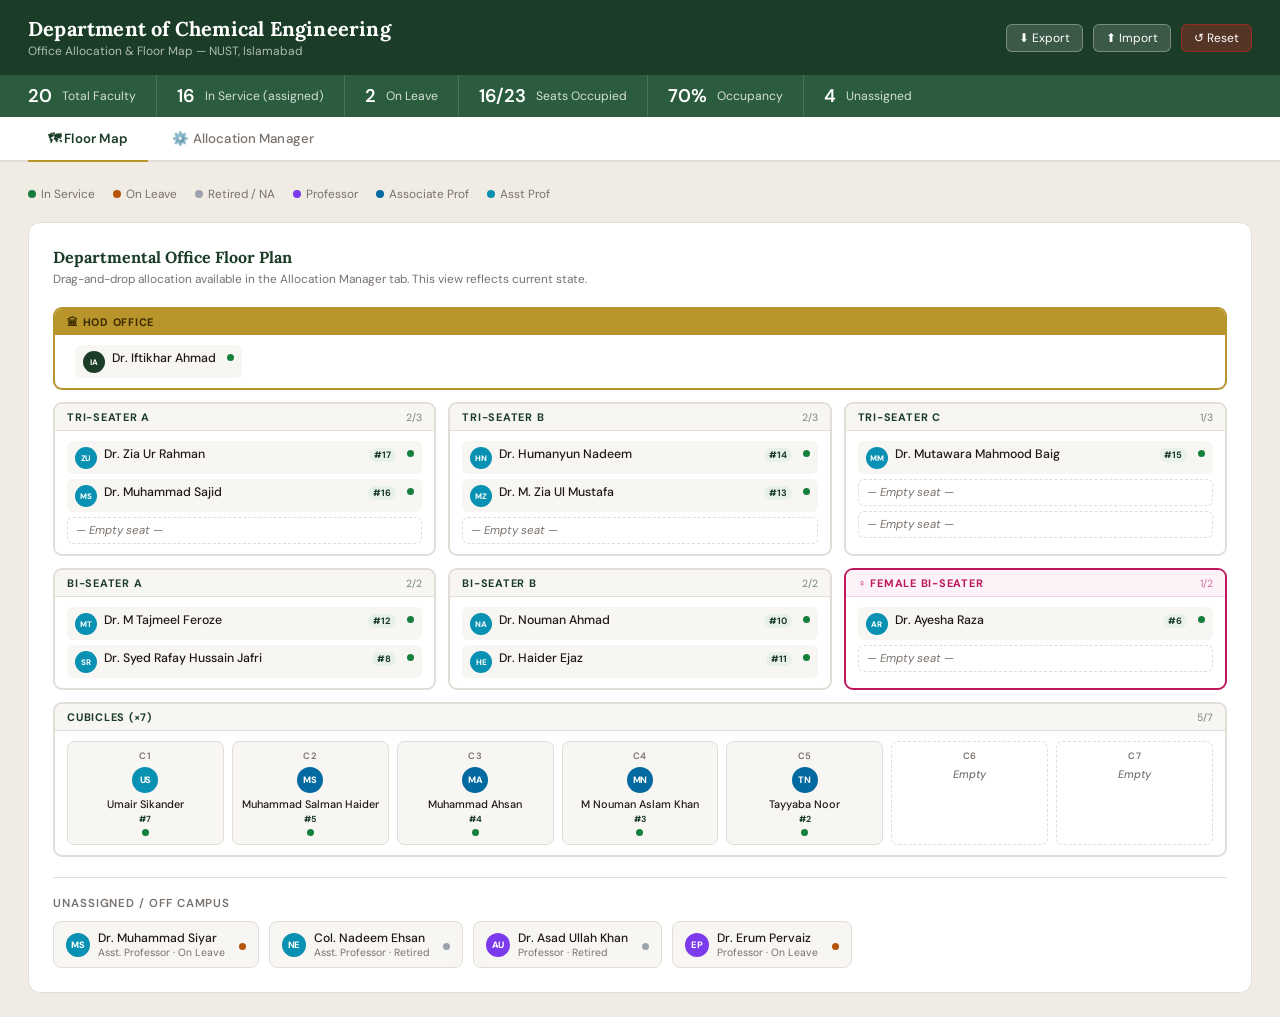
<file: office_allocation.html>
<!DOCTYPE html>
<html lang="en">
<head>
<meta charset="UTF-8">
<meta name="viewport" content="width=device-width, initial-scale=1.0">
<title>ChE Office Allocation — NUST</title>
<link href="https://fonts.googleapis.com/css2?family=Lora:ital,wght@0,500;0,700;1,500&family=DM+Sans:opsz,wght@9..40,300;9..40,400;9..40,500;9..40,600&display=swap" rel="stylesheet">
<style>
:root {
  --bg: #f0ece3;
  --surface: #ffffff;
  --surface2: #f8f6f2;
  --primary: #1b3d28;
  --primary-lt: #2a5c3d;
  --primary-dim: #e8f0eb;
  --accent: #b8952a;
  --accent-lt: #fdf3d8;
  --pink: #be185d;
  --pink-lt: #fdf2f8;
  --text: #1c1917;
  --muted: #78716c;
  --border: #e2ddd7;
  --in: #15803d;
  --leave: #b45309;
  --retired: #9ca3af;
  --shadow: 0 1px 3px rgba(0,0,0,.08), 0 1px 2px rgba(0,0,0,.04);
  --shadow-md: 0 4px 12px rgba(0,0,0,.1);
}
*, *::before, *::after { box-sizing: border-box; margin: 0; padding: 0; }
body { font-family: 'DM Sans', sans-serif; background: var(--bg); color: var(--text); min-height: 100vh; }

/* HEADER */
header {
  background: var(--primary);
  color: white;
  padding: 16px 28px;
  display: flex;
  align-items: center;
  justify-content: space-between;
}
.hdr-left h1 { font-family: 'Lora', serif; font-size: 1.25rem; font-weight: 700; letter-spacing: .01em; }
.hdr-left p { font-size: 0.75rem; opacity: .65; margin-top: 2px; }
.hdr-badge {
  background: var(--accent);
  color: #3d2800;
  font-size: 0.7rem;
  font-weight: 700;
  padding: 4px 10px;
  border-radius: 20px;
  letter-spacing: .04em;
}

/* STATS BAR */
.stats-bar {
  background: var(--primary-lt);
  display: flex;
  gap: 0;
  padding: 0 28px;
  overflow-x: auto;
}
.stat {
  padding: 9px 20px 9px 0;
  margin-right: 20px;
  border-right: 1px solid rgba(255,255,255,.15);
  display: flex;
  align-items: center;
  gap: 10px;
  white-space: nowrap;
  color: rgba(255,255,255,.8);
  font-size: 0.76rem;
}
.stat:last-child { border-right: none; }
.stat strong { font-size: 1.15rem; font-weight: 600; color: white; }

/* TABS */
.tab-bar {
  background: var(--surface);
  border-bottom: 2px solid var(--border);
  padding: 0 28px;
  display: flex;
  gap: 4px;
}
.tab-btn {
  padding: 13px 20px;
  font-size: 0.83rem;
  font-weight: 500;
  cursor: pointer;
  border: none;
  background: none;
  color: var(--muted);
  border-bottom: 2px solid transparent;
  margin-bottom: -2px;
  transition: all .15s;
  font-family: 'DM Sans', sans-serif;
  letter-spacing: .01em;
}
.tab-btn.active { color: var(--primary); border-bottom-color: var(--accent); font-weight: 600; }
.tab-btn:hover:not(.active) { color: var(--text); }

/* MAIN */
.main { padding: 24px 28px; }
.tab-content { display: none; }
.tab-content.active { display: block; }

/* LEGEND */
.legend {
  display: flex;
  gap: 18px;
  flex-wrap: wrap;
  margin-bottom: 20px;
  font-size: 0.74rem;
  color: var(--muted);
}
.legend-item { display: flex; align-items: center; gap: 5px; }
.leg-dot { width: 8px; height: 8px; border-radius: 50%; }

/* ALLOCATION LAYOUT */
.alloc-layout { display: grid; grid-template-columns: 1fr 260px; gap: 20px; align-items: start; }
.offices-col {}
.sidebar-col { position: sticky; top: 16px; display: flex; flex-direction: column; gap: 14px; }

/* OFFICE GROUP */
.grp-label {
  font-size: 0.68rem;
  font-weight: 600;
  text-transform: uppercase;
  letter-spacing: .1em;
  color: var(--muted);
  margin-bottom: 10px;
  display: flex;
  align-items: center;
  gap: 8px;
}
.grp-label::after { content: ''; flex: 1; height: 1px; background: var(--border); }
.office-group { margin-bottom: 22px; }

.offices-grid { display: grid; grid-template-columns: repeat(auto-fill, minmax(260px, 1fr)); gap: 10px; }
.cubicles-grid { display: grid; grid-template-columns: repeat(auto-fill, minmax(170px, 1fr)); gap: 8px; }

/* OFFICE CARD */
.ocard {
  background: var(--surface);
  border: 1.5px solid var(--border);
  border-radius: 10px;
  overflow: hidden;
  transition: box-shadow .15s, border-color .15s;
}
.ocard:hover { box-shadow: var(--shadow-md); }
.ocard.dragover { border-color: var(--accent); background: var(--accent-lt); }

.ocard-head {
  display: flex;
  align-items: center;
  justify-content: space-between;
  padding: 7px 11px;
  background: var(--surface2);
  border-bottom: 1px solid var(--border);
  gap: 6px;
}
.ocard-head.hod-head { background: var(--accent); }
.ocard-head.hod-head .oname { color: #3d2800; }
.ocard-head.hod-head .ocap { background: rgba(0,0,0,.15); color: #3d2800; }
.ocard-head.hod-head .edit-name-btn { color: #7a5000; }
.ocard-head.fbi-head { background: var(--pink-lt); border-bottom-color: #fbcfe8; }
.ocard-head.fbi-head .oname { color: var(--pink); }
.ocard-head.fbi-head .edit-name-btn { color: var(--pink); }

.oname-wrap { display: flex; align-items: center; gap: 4px; flex: 1; min-width: 0; }
.oname { font-size: 0.76rem; font-weight: 600; color: var(--primary); }
.oname-input {
  font-size: 0.76rem; font-weight: 600; color: var(--primary);
  border: none; outline: none; background: transparent;
  border-bottom: 1.5px solid var(--accent);
  padding: 1px 2px; width: 100%; font-family: 'DM Sans', sans-serif;
}
.edit-name-btn {
  background: none; border: none; cursor: pointer; color: var(--muted);
  font-size: 11px; padding: 0 2px; opacity: 0; transition: opacity .15s;
  flex-shrink: 0; line-height: 1;
}
.ocard-head:hover .edit-name-btn,
.room-head:hover .edit-name-btn { opacity: 1; }
.edit-name-btn:hover { opacity: 1 !important; color: var(--accent); }

.ocap { font-size: 0.65rem; color: var(--muted); background: var(--border); padding: 2px 6px; border-radius: 10px; flex-shrink: 0; }
.ocard-body { padding: 7px; display: flex; flex-direction: column; gap: 5px; min-height: 44px; }

/* SEAT SLOT */
.seat {
  border: 1.5px dashed var(--border);
  border-radius: 6px;
  min-height: 38px;
  display: flex;
  align-items: flex-start;
  padding: 6px 8px;
  transition: all .15s;
  gap: 8px;
  position: relative;
}
.seat.filled { border-style: solid; border-color: var(--border); background: var(--surface2); }
.seat.dragover { border-color: var(--accent) !important; background: var(--accent-lt) !important; }
.seat.empty-slot { align-items: center; }
.seat.empty-slot:hover { border-color: var(--primary); background: var(--primary-dim); cursor: pointer; }

/* FACULTY CHIP */
.chip {
  display: flex;
  align-items: flex-start;
  gap: 7px;
  width: 100%;
  cursor: grab;
  user-select: none;
}
.chip:active { cursor: grabbing; }
.chip.dragging-source { opacity: .3; }

.avatar {
  width: 26px;
  height: 26px;
  border-radius: 50%;
  display: flex;
  align-items: center;
  justify-content: center;
  font-size: 0.55rem;
  font-weight: 800;
  flex-shrink: 0;
  color: white;
  letter-spacing: -.01em;
  margin-top: 1px;
}
.av-hod { background: var(--primary); }
.av-prof { background: #7c3aed; }
.av-assoc { background: #0369a1; }
.av-asst { background: #0891b2; }

.chip-info { flex: 1; min-width: 0; }
.chip-name { font-size: 0.77rem; font-weight: 500; color: var(--text); line-height: 1.35; word-break: break-word; white-space: normal; }
.chip-sub { font-size: 0.62rem; color: var(--muted); margin-top: 1px; }

.sdot { width: 7px; height: 7px; border-radius: 50%; flex-shrink: 0; margin-top: 4px; }
.d-in { background: var(--in); }
.d-leave { background: var(--leave); }
.d-retired { background: var(--retired); }

.rm-btn {
  background: none;
  border: none;
  cursor: pointer;
  color: var(--muted);
  padding: 0 2px;
  font-size: 14px;
  line-height: 1;
  display: none;
  opacity: .5;
  transition: opacity .1s;
}
.seat.filled:hover .rm-btn { display: block; }
.rm-btn:hover { opacity: 1; color: #dc2626; }

/* SIDEBAR PANELS */
.panel {
  background: var(--surface);
  border: 1.5px solid var(--border);
  border-radius: 10px;
  overflow: hidden;
}
.panel-head {
  padding: 9px 12px;
  background: var(--surface2);
  border-bottom: 1px solid var(--border);
  font-size: 0.76rem;
  font-weight: 600;
  color: var(--primary);
  display: flex;
  justify-content: space-between;
  align-items: center;
}
.panel-count { font-size: 0.68rem; font-weight: 400; color: var(--muted); }
.panel-body { padding: 8px; min-height: 60px; display: flex; flex-direction: column; gap: 5px; }
.panel-body.dragover { background: var(--accent-lt); }

.pool-item {
  border: 1.5px dashed var(--border);
  border-radius: 6px;
  padding: 6px 8px;
  display: flex;
  align-items: center;
  gap: 7px;
  cursor: grab;
  transition: all .15s;
  user-select: none;
  background: var(--surface);
}
.pool-item:hover { border-color: var(--muted); box-shadow: var(--shadow); }
.pool-item.dragging-source { opacity: .3; }

.pool-empty {
  text-align: center;
  padding: 16px;
  font-size: 0.75rem;
  color: var(--muted);
  font-style: italic;
}

/* FLOOR MAP */
.map-container {
  background: var(--surface);
  border: 1.5px solid var(--border);
  border-radius: 12px;
  padding: 24px;
}
.map-title {
  font-family: 'Lora', serif;
  font-size: 1rem;
  font-weight: 700;
  color: var(--primary);
  margin-bottom: 4px;
}
.map-subtitle { font-size: 0.74rem; color: var(--muted); margin-bottom: 20px; }

.floor-grid {
  display: grid;
  grid-template-columns: repeat(3, 1fr);
  gap: 12px;
}

/* Room layouts */
.room {
  border: 2px solid var(--border);
  border-radius: 9px;
  overflow: hidden;
  background: white;
  transition: box-shadow .15s;
}
.room:hover { box-shadow: var(--shadow-md); }

.room.r-hod { grid-column: 1 / 4; border-color: var(--accent); }
.room.r-fbi { border-color: var(--pink); }
.room.r-cubs { grid-column: 1 / 4; }

.room-head {
  padding: 6px 12px;
  font-size: 0.68rem;
  font-weight: 700;
  text-transform: uppercase;
  letter-spacing: .07em;
  border-bottom: 1px solid var(--border);
  display: flex;
  align-items: center;
  gap: 4px;
}
.room-head.h-hod { background: var(--accent); color: #3d2800; border: none; }
.room-head.h-std { background: var(--surface2); color: var(--primary); }
.room-head.h-fbi { background: var(--pink-lt); color: var(--pink); border-bottom-color: #fbcfe8; }
.room-head.h-fbi .edit-name-btn { color: var(--pink); }
.room-name-text { flex: 1; }
.room-name-input {
  flex: 1; font-size: 0.68rem; font-weight: 700; letter-spacing: .07em; text-transform: uppercase;
  border: none; outline: none; background: transparent;
  border-bottom: 1.5px solid var(--accent); padding: 1px 2px;
  font-family: 'DM Sans', sans-serif; color: inherit; min-width: 0;
}
.room-cap { margin-left: auto; font-weight: 400; font-size: 0.65rem; opacity: .6; letter-spacing: 0; text-transform: none; flex-shrink: 0; }

.room-body { padding: 10px 12px; display: flex; flex-direction: column; gap: 5px; }
.room-body.hod-body { flex-direction: row; align-items: center; gap: 16px; padding: 10px 20px; }

.map-occupant {
  display: flex;
  align-items: flex-start;
  gap: 7px;
  font-size: 0.77rem;
  padding: 5px 8px;
  border-radius: 6px;
  background: var(--surface2);
}
.map-occupant .occ-name { font-weight: 500; line-height: 1.35; flex: 1; word-break: break-word; }
.map-empty {
  display: flex;
  align-items: center;
  gap: 7px;
  font-size: 0.72rem;
  padding: 5px 8px;
  border-radius: 6px;
  border: 1px dashed var(--border);
  color: var(--muted);
  font-style: italic;
}

/* Cubicles in map */
.cubs-map-grid {
  display: grid;
  grid-template-columns: repeat(7, 1fr);
  gap: 8px;
  padding: 10px 12px;
}
.cub-cell {
  border: 1.5px solid var(--border);
  border-radius: 7px;
  padding: 8px 6px;
  text-align: center;
}
.cub-cell.occ { background: var(--surface2); }
.cub-cell.emp { border-style: dashed; }
.cub-num { font-size: 0.58rem; color: var(--muted); margin-bottom: 5px; font-weight: 600; text-transform: uppercase; letter-spacing: .06em; }
.cub-name { font-size: 0.68rem; font-weight: 500; line-height: 1.3; }
.cub-name.emp-text { color: var(--muted); font-style: italic; }

/* UNASSIGNED MAP section */
.unassigned-map {
  margin-top: 20px;
  padding-top: 18px;
  border-top: 1px solid var(--border);
}
.unassigned-map h3 { font-size: 0.72rem; font-weight: 600; text-transform: uppercase; letter-spacing: .08em; color: var(--muted); margin-bottom: 10px; }
.una-grid { display: flex; gap: 10px; flex-wrap: wrap; }
.una-card {
  display: flex;
  align-items: center;
  gap: 8px;
  background: var(--surface2);
  border: 1.5px solid var(--border);
  border-radius: 8px;
  padding: 8px 12px;
  font-size: 0.78rem;
}

/* TOAST */
.toast {
  position: fixed;
  bottom: 24px;
  right: 24px;
  background: var(--primary);
  color: white;
  padding: 10px 16px;
  border-radius: 8px;
  font-size: 0.8rem;
  box-shadow: var(--shadow-md);
  transform: translateY(60px);
  opacity: 0;
  transition: all .3s cubic-bezier(.34,1.56,.64,1);
  z-index: 999;
  max-width: 280px;
}
.toast.show { transform: translateY(0); opacity: 1; }

/* PRINT label */
@media print {
  .tab-bar, .stats-bar, header .hdr-badge, .legend { print-color-adjust: exact; }
  .tab-content { display: block !important; }
}
</style>
</head>
<body>

<header>
  <div class="hdr-left">
    <h1>Department of Chemical Engineering</h1>
    <p>Office Allocation &amp; Floor Map — NUST, Islamabad</p>
  </div>
  <div style="display:flex;align-items:center;gap:10px;">
    <span id="saveStatus" style="font-size:.72rem;opacity:.6;"></span>
    <button onclick="exportJSON()" style="background:rgba(255,255,255,.15);border:1px solid rgba(255,255,255,.3);color:white;font-family:'DM Sans',sans-serif;font-size:.75rem;padding:5px 12px;border-radius:6px;cursor:pointer;">⬇ Export</button>
    <label style="background:rgba(255,255,255,.15);border:1px solid rgba(255,255,255,.3);color:white;font-family:'DM Sans',sans-serif;font-size:.75rem;padding:5px 12px;border-radius:6px;cursor:pointer;">
      ⬆ Import <input type="file" accept=".json" onchange="importJSON(event)" style="display:none">
    </label>
    <button onclick="resetAll()" style="background:rgba(220,38,38,.3);border:1px solid rgba(220,38,38,.5);color:white;font-family:'DM Sans',sans-serif;font-size:.75rem;padding:5px 12px;border-radius:6px;cursor:pointer;">↺ Reset</button>
  </div>
</header>

<div class="stats-bar" id="statsBar"></div>

<div class="tab-bar">
  <button class="tab-btn active" onclick="switchTab('map')">🗺 Floor Map</button>
  <button class="tab-btn" onclick="switchTab('alloc')">⚙️ Allocation Manager</button>
</div>

<div class="main">
  <!-- FLOOR MAP TAB -->
  <div id="tab-map" class="tab-content active">
    <div class="legend">
      <div class="legend-item"><div class="leg-dot d-in"></div> In Service</div>
      <div class="legend-item"><div class="leg-dot d-leave"></div> On Leave</div>
      <div class="legend-item"><div class="leg-dot d-retired"></div> Retired / NA</div>
      <div class="legend-item"><div class="leg-dot" style="background:#7c3aed"></div> Professor</div>
      <div class="legend-item"><div class="leg-dot" style="background:#0369a1"></div> Associate Prof</div>
      <div class="legend-item"><div class="leg-dot" style="background:#0891b2"></div> Asst Prof</div>
    </div>
    <div class="map-container">
      <div class="map-title">Departmental Office Floor Plan</div>
      <div class="map-subtitle">Drag-and-drop allocation available in the Allocation Manager tab. This view reflects current state.</div>
      <div class="floor-grid" id="floorGrid"></div>
      <div class="unassigned-map">
        <h3>Unassigned / Off Campus</h3>
        <div class="una-grid" id="unaGrid"></div>
      </div>
    </div>
  </div>

  <!-- ALLOCATION MANAGER TAB -->
  <div id="tab-alloc" class="tab-content">
    <div class="legend">
      <div class="legend-item"><div class="leg-dot d-in"></div> In Service</div>
      <div class="legend-item"><div class="leg-dot d-leave"></div> On Leave</div>
      <div class="legend-item"><div class="leg-dot d-retired"></div> Retired / NA</div>
      <div class="legend-item" style="font-style:italic;color:var(--muted)">Drag faculty cards between offices · Click ✕ to unassign</div>
    </div>
    <div class="alloc-layout">
      <div class="offices-col" id="officesCol"></div>
      <div class="sidebar-col" id="sidebarCol"></div>
    </div>
  </div>
</div>

<div class="toast" id="toast"></div>

<script>
// ─────────────── DATA ───────────────
const FACULTY = [
  { id:'f01', name:'Dr. Iftikhar Ahmad',        rank:'HoD',           status:'in',      sen:null,  gender:'m' },
  { id:'f02', name:'Dr. Asad Ullah Khan',        rank:'Professor',     status:'retired', sen:1,     gender:'m' },
  { id:'f03', name:'Dr. Tayyaba Noor',           rank:'Associate Prof',status:'in',      sen:2,     gender:'f' },
  { id:'f04', name:'Dr. M Nouman Aslam Khan',    rank:'Associate Prof',status:'in',      sen:3,     gender:'m' },
  { id:'f05', name:'Dr. Muhammad Ahsan',         rank:'Associate Prof',status:'in',      sen:4,     gender:'m' },
  { id:'f06', name:'Dr. Muhammad Salman Haider', rank:'Associate Prof',status:'in',      sen:5,     gender:'m' },
  { id:'f07', name:'Dr. Ayesha Raza',            rank:'Asst Prof',     status:'in',      sen:6,     gender:'f' },
  { id:'f08', name:'Dr. Umair Sikander',         rank:'Asst Prof',     status:'in',      sen:7,     gender:'m' },
  { id:'f09', name:'Dr. Syed Rafay Hussain Jafri',rank:'Asst Prof',   status:'in',      sen:8,     gender:'m' },
  { id:'f10', name:'Dr. Muhammad Siyar',         rank:'Asst Prof',     status:'leave',   sen:9,     gender:'m' },
  { id:'f11', name:'Dr. Nouman Ahmad',           rank:'Asst Prof',     status:'in',      sen:10,    gender:'m' },
  { id:'f12', name:'Dr. Haider Ejaz',            rank:'Asst Prof',     status:'in',      sen:11,    gender:'m' },
  { id:'f13', name:'Dr. M Tajmeel Feroze',       rank:'Asst Prof',     status:'in',      sen:12,    gender:'m' },
  { id:'f14', name:'Dr. M. Zia Ul Mustafa',      rank:'Asst Prof',     status:'in',      sen:13,    gender:'m' },
  { id:'f15', name:'Dr. Humanyun Nadeem',        rank:'Asst Prof',     status:'in',      sen:14,    gender:'m' },
  { id:'f16', name:'Dr. Mutawara Mahmood Baig',  rank:'Asst Prof',     status:'in',      sen:15,    gender:'f' },
  { id:'f17', name:'Dr. Muhammad Sajid',         rank:'Asst Prof',     status:'in',      sen:16,    gender:'m' },
  { id:'f18', name:'Dr. Zia Ur Rahman',          rank:'Asst Prof',     status:'in',      sen:17,    gender:'m' },
  { id:'f19', name:'Dr. Erum Pervaiz',           rank:'Professor',     status:'leave',   sen:null,  gender:'f' },
  { id:'f20', name:'Col. Nadeem Ehsan',          rank:'Asst Prof',     status:'retired', sen:null,  gender:'m' },
];

const OFFICES = [
  { id:'hod',  label:'HoD Office',      type:'hod', capacity:1,  gender:null, occupants:['f01'] },
  { id:'tri1', label:'Tri-Seater A',    type:'tri', capacity:3,  gender:null, occupants:['f18','f17'] },
  { id:'tri2', label:'Tri-Seater B',    type:'tri', capacity:3,  gender:null, occupants:['f15','f14'] },
  { id:'tri3', label:'Tri-Seater C',    type:'tri', capacity:3,  gender:null, occupants:['f16'] },
  { id:'bi1',  label:'Bi-Seater A',     type:'bi',  capacity:2,  gender:null, occupants:['f13','f09'] },
  { id:'bi2',  label:'Bi-Seater B',     type:'bi',  capacity:2,  gender:null, occupants:['f11','f12'] },
  { id:'fbi',  label:'Female Bi-Seater',type:'fbi', capacity:2,  gender:'f',  occupants:['f07'] },
  { id:'c1',   label:'Cubicle 1',       type:'cub', capacity:1,  gender:null, occupants:['f08'] },
  { id:'c2',   label:'Cubicle 2',       type:'cub', capacity:1,  gender:null, occupants:['f06'] },
  { id:'c3',   label:'Cubicle 3',       type:'cub', capacity:1,  gender:null, occupants:['f05'] },
  { id:'c4',   label:'Cubicle 4',       type:'cub', capacity:1,  gender:null, occupants:['f04'] },
  { id:'c5',   label:'Cubicle 5',       type:'cub', capacity:1,  gender:null, occupants:['f03'] },
  { id:'c6',   label:'Cubicle 6',       type:'cub', capacity:1,  gender:null, occupants:[] },
  { id:'c7',   label:'Cubicle 7',       type:'cub', capacity:1,  gender:null, occupants:[] },
];

// faculty not in any office
let UNASSIGNED = ['f10','f20','f02','f19'];

// ─────────────── HELPERS ───────────────
function fById(id) { return FACULTY.find(f => f.id === id); }
function oById(id) { return OFFICES.find(o => o.id === id); }

function rankClass(rank) {
  if (rank === 'HoD') return 'av-hod';
  if (rank === 'Professor') return 'av-prof';
  if (rank === 'Associate Prof') return 'av-assoc';
  return 'av-asst';
}
function initials(name) {
  return name.replace(/^(Dr\.?|Col\.?)\s*/i,'').split(' ').filter(Boolean).slice(0,2).map(w=>w[0]).join('').toUpperCase();
}
function statusDot(status) {
  return `<div class="sdot d-${status}"></div>`;
}
function rankShort(rank) {
  if (rank==='HoD') return 'Head of Department';
  if (rank==='Associate Prof') return 'Associate Professor';
  if (rank==='Asst Prof') return 'Asst. Professor';
  return rank;
}

// ─────────────── RENAME OFFICE ───────────────
function startRenameCard(officeId) {
  const o = oById(officeId);
  const wrap = document.getElementById('oname-wrap-'+officeId);
  if (!wrap) return;
  wrap.innerHTML = `<input class="oname-input" id="oname-input-${officeId}"
    value="${o.label}" maxlength="40"
    onblur="commitRename('${officeId}')"
    onkeydown="if(event.key==='Enter')this.blur();if(event.key==='Escape'){this.value='${o.label}';this.blur();}" />`;
  const inp = document.getElementById('oname-input-'+officeId);
  inp.focus(); inp.select();
}

function commitRename(officeId) {
  const inp = document.getElementById('oname-input-'+officeId);
  if (!inp) return;
  const o = oById(officeId);
  const newName = inp.value.trim() || o.label;
  o.label = newName;
  saveState();
  renderAllocation();
  renderMap();
}

function startRenameMap(officeId) {
  const o = oById(officeId);
  const span = document.getElementById('rname-'+officeId);
  if (!span) return;
  const inp = document.createElement('input');
  inp.className = 'room-name-input';
  inp.value = o.label;
  inp.maxLength = 40;
  const prefix = officeId === 'hod' ? '🏛 ' : officeId === 'fbi' ? '♀ ' : '';
  inp.onblur = () => {
    const newLabel = inp.value.trim() || o.label;
    o.label = newLabel;
    saveState();
    renderAllocation();
    renderMap();
  };
  inp.onkeydown = (e) => { if(e.key==='Enter') inp.blur(); if(e.key==='Escape'){inp.value=o.label;inp.blur();} };
  span.replaceWith(inp);
  inp.focus(); inp.select();
}



// ─────────────── STATE ───────────────
let dragFacultyId = null;
let dragSourceOfficeId = null; // null = from pool
function renderStats() {
  const allOccupants = OFFICES.flatMap(o=>o.occupants);
  const totalSeats = OFFICES.reduce((a,o)=>a+o.capacity,0);
  const occupied = allOccupants.length;
  const inService = FACULTY.filter(f=>f.status==='in' && allOccupants.includes(f.id)).length;
  const onLeave = FACULTY.filter(f=>f.status==='leave').length;
  const pct = Math.round(occupied/totalSeats*100);

  document.getElementById('statsBar').innerHTML = `
    <div class="stat"><strong>${FACULTY.length}</strong> Total Faculty</div>
    <div class="stat"><strong>${inService}</strong> In Service (assigned)</div>
    <div class="stat"><strong>${onLeave}</strong> On Leave</div>
    <div class="stat"><strong>${occupied}/${totalSeats}</strong> Seats Occupied</div>
    <div class="stat"><strong>${pct}%</strong> Occupancy</div>
    <div class="stat"><strong>${UNASSIGNED.length}</strong> Unassigned</div>
  `;
}

// ─────────────── ALLOCATION MANAGER ───────────────
function renderAllocation() {
  renderOfficesCol();
  renderSidebar();
  renderStats();
}

function chipHTML(facultyId, sourceOfficeId) {
  const f = fById(facultyId);
  const senBadge = f.sen != null
    ? `<span style="font-size:.6rem;font-weight:700;background:var(--primary-dim);color:var(--primary);padding:1px 5px;border-radius:8px;flex-shrink:0">#${f.sen}</span>`
    : '';
  return `
    <div class="chip" draggable="true" id="chip-${facultyId}"
      ondragstart="onChipDragStart(event,'${facultyId}','${sourceOfficeId}')"
      ondragend="onChipDragEnd(event,'${facultyId}')">
      <div class="avatar ${rankClass(f.rank)}">${initials(f.name)}</div>
      <div class="chip-info">
        <div class="chip-name" title="${f.name}">${f.name.replace(/^Dr\.? /,'Dr. ')}</div>
        <div class="chip-sub">${rankShort(f.rank)}</div>
      </div>
      ${senBadge}
      ${statusDot(f.status)}
    </div>`;
}

function renderOfficesCol() {
  const col = document.getElementById('officesCol');
  const hodOffice = OFFICES.find(o=>o.type==='hod');
  const triOffices = OFFICES.filter(o=>o.type==='tri');
  const biOffices = OFFICES.filter(o=>o.type==='bi');
  const fbiOffice = OFFICES.find(o=>o.type==='fbi');
  const cubOffices = OFFICES.filter(o=>o.type==='cub');

  col.innerHTML = `
    ${renderGroup('HoD Office', [hodOffice], 'offices-grid')}
    ${renderGroup('Shared Offices', [...triOffices, ...biOffices, fbiOffice], 'offices-grid')}
    ${renderGroup('Cubicles', cubOffices, 'cubicles-grid')}
  `;
  addDropListeners();
}

function renderGroup(label, offices, gridClass) {
  return `
    <div class="office-group">
      <div class="grp-label">${label}</div>
      <div class="${gridClass}">
        ${offices.map(o => renderOfficeCard(o)).join('')}
      </div>
    </div>`;
}

function renderOfficeCard(office) {
  const headClass = office.type==='hod' ? 'hod-head' : office.type==='fbi' ? 'fbi-head' : '';
  const fillRate = office.occupants.length < office.capacity ? 'partial' : 'full';
  const slots = [];
  for (let i=0; i<office.capacity; i++) {
    const fId = office.occupants[i];
    if (fId) {
      const f = fById(fId);
      slots.push(`
        <div class="seat filled" data-office="${office.id}" data-slot="${i}"
          ondragover="onSeatDragOver(event)" ondragleave="onSeatDragLeave(event)"
          ondrop="onSeatDrop(event,'${office.id}','${i}')">
          ${chipHTML(fId, office.id)}
          <button class="rm-btn" onclick="unassignFaculty('${fId}','${office.id}')" title="Unassign">✕</button>
        </div>`);
    } else {
      slots.push(`
        <div class="seat empty-slot" data-office="${office.id}" data-slot="${i}"
          ondragover="onSeatDragOver(event)" ondragleave="onSeatDragLeave(event)"
          ondrop="onSeatDrop(event,'${office.id}','${i}')">
          <span style="font-size:.72rem;color:var(--muted);font-style:italic;padding-left:8px">Empty seat</span>
        </div>`);
    }
  }
  const capLabel = `${office.occupants.length}/${office.capacity}`;
  return `
    <div class="ocard" id="ocard-${office.id}"
      ondragover="onCardDragOver(event,'${office.id}')"
      ondragleave="onCardDragLeave(event,'${office.id}')"
      ondrop="onCardDrop(event,'${office.id}')">
      <div class="ocard-head ${headClass}">
        <div class="oname-wrap" id="oname-wrap-${office.id}">
          <span class="oname">${office.label}</span>
          <button class="edit-name-btn" onclick="startRenameCard('${office.id}')" title="Rename">✎</button>
        </div>
        <span class="ocap">${capLabel}</span>
      </div>
      <div class="ocard-body">${slots.join('')}</div>
    </div>`;
}

function renderSidebar() {
  const col = document.getElementById('sidebarCol');
  col.innerHTML = `
    <div class="panel">
      <div class="panel-head">
        Unassigned / Off Campus
        <span class="panel-count">${UNASSIGNED.length} faculty</span>
      </div>
      <div class="panel-body" id="poolBody"
        ondragover="onPoolDragOver(event)"
        ondragleave="onPoolDragLeave(event)"
        ondrop="onPoolDrop(event)">
        ${UNASSIGNED.length === 0
          ? '<div class="pool-empty">All faculty assigned ✓</div>'
          : UNASSIGNED.map(fId => {
              const f = fById(fId);
              return `<div class="pool-item" draggable="true" id="pool-${fId}"
                ondragstart="onPoolDragStart(event,'${fId}')"
                ondragend="onPoolDragEnd(event,'${fId}')">
                <div class="avatar ${rankClass(f.rank)}">${initials(f.name)}</div>
                <div class="chip-info">
                  <div class="chip-name" title="${f.name}">${f.name}</div>
                  <div class="chip-sub">${rankShort(f.rank)} · ${f.status==='leave'?'On Leave':f.status==='retired'?'Retired':'In Service'}</div>
                </div>
                ${f.sen != null ? `<span style="font-size:.6rem;font-weight:700;background:var(--primary-dim);color:var(--primary);padding:1px 5px;border-radius:8px;flex-shrink:0">#${f.sen}</span>` : ''}
                ${statusDot(f.status)}
              </div>`;
            }).join('')}
      </div>
    </div>
    <div class="panel">
      <div class="panel-head">Rank Legend</div>
      <div class="panel-body" style="gap:8px;padding:12px;">
        ${[['HoD','av-hod','Head of Department'],['Professor','av-prof','Professor'],['Associate Prof','av-assoc','Associate Prof'],['Asst Prof','av-asst','Asst. Professor']].map(([r,cls,lbl])=>`
          <div style="display:flex;align-items:center;gap:8px;font-size:.76rem;">
            <div class="avatar ${cls}" style="width:20px;height:20px;font-size:.5rem;">●</div>
            <span>${lbl}</span>
          </div>`).join('')}
        <div style="height:8px;border-top:1px solid var(--border);margin-top:4px;"></div>
        ${[['d-in','In Service'],['d-leave','On Leave'],['d-retired','Retired']].map(([cls,lbl])=>`
          <div style="display:flex;align-items:center;gap:8px;font-size:.76rem;">
            <div class="sdot ${cls}"></div><span>${lbl}</span>
          </div>`).join('')}
      </div>
    </div>`;
}

// ─────────────── DRAG & DROP ───────────────
function onChipDragStart(e, fId, officeId) {
  dragFacultyId = fId;
  dragSourceOfficeId = officeId;
  setTimeout(()=>{ const el=document.getElementById('chip-'+fId); if(el) el.classList.add('dragging-source'); },0);
  e.dataTransfer.effectAllowed = 'move';
}
function onChipDragEnd(e, fId) {
  const el = document.getElementById('chip-'+fId);
  if(el) el.classList.remove('dragging-source');
}
function onPoolDragStart(e, fId) {
  dragFacultyId = fId;
  dragSourceOfficeId = null;
  setTimeout(()=>{ const el=document.getElementById('pool-'+fId); if(el) el.classList.add('dragging-source'); },0);
  e.dataTransfer.effectAllowed = 'move';
}
function onPoolDragEnd(e, fId) {
  const el = document.getElementById('pool-'+fId);
  if(el) el.classList.remove('dragging-source');
}

function onSeatDragOver(e) { e.preventDefault(); e.currentTarget.classList.add('dragover'); }
function onSeatDragLeave(e) { e.currentTarget.classList.remove('dragover'); }
function onCardDragOver(e, officeId) { e.preventDefault(); document.getElementById('ocard-'+officeId)?.classList.add('dragover'); }
function onCardDragLeave(e, officeId) { document.getElementById('ocard-'+officeId)?.classList.remove('dragover'); }
function onPoolDragOver(e) { e.preventDefault(); document.getElementById('poolBody')?.classList.add('dragover'); }
function onPoolDragLeave(e) { document.getElementById('poolBody')?.classList.remove('dragover'); }

function onSeatDrop(e, targetOfficeId, slotIdx) {
  e.preventDefault();
  e.currentTarget.classList.remove('dragover');
  moveFacultyToOffice(dragFacultyId, dragSourceOfficeId, targetOfficeId);
}
function onCardDrop(e, targetOfficeId) {
  e.preventDefault();
  document.getElementById('ocard-'+targetOfficeId)?.classList.remove('dragover');
  moveFacultyToOffice(dragFacultyId, dragSourceOfficeId, targetOfficeId);
}
function onPoolDrop(e) {
  e.preventDefault();
  document.getElementById('poolBody')?.classList.remove('dragover');
  if (!dragFacultyId) return;
  unassignFaculty(dragFacultyId, dragSourceOfficeId);
}

function addDropListeners() {
  // already handled via inline handlers
}

function moveFacultyToOffice(fId, srcOfficeId, tgtOfficeId) {
  if (!fId) return;
  const tgtOffice = oById(tgtOfficeId);
  if (!tgtOffice) return;

  // check capacity
  if (tgtOffice.occupants.includes(fId)) { toast('Already in this office'); return; }
  if (tgtOffice.occupants.length >= tgtOffice.capacity) { toast('Office is full!'); return; }

  // gender check
  const f = fById(fId);
  if (tgtOffice.gender === 'f' && f.gender !== 'f') { toast('This is a female-only office'); return; }

  // remove from source
  if (srcOfficeId) {
    const src = oById(srcOfficeId);
    if (src) src.occupants = src.occupants.filter(id => id !== fId);
  } else {
    UNASSIGNED = UNASSIGNED.filter(id => id !== fId);
  }

  tgtOffice.occupants.push(fId);
  const f2 = fById(fId);
  toast(`${f2.name.replace(/^Dr\.?\s*/,'')} → ${tgtOffice.label}`);
  renderAllocation();
  renderMap();
}

function unassignFaculty(fId, officeId) {
  if (officeId) {
    const o = oById(officeId);
    if (o) o.occupants = o.occupants.filter(id => id !== fId);
  }
  if (!UNASSIGNED.includes(fId)) UNASSIGNED.push(fId);
  const f = fById(fId);
  toast(`${f.name.replace(/^Dr\.?\s*/,'')} unassigned`);
  renderAllocation();
  renderMap();
}

// ─────────────── FLOOR MAP ───────────────
function occupantRow(fId) {
  const f = fById(fId);
  const senBadge = f.sen != null
    ? `<span style="font-size:.58rem;font-weight:700;background:var(--primary-dim);color:var(--primary);padding:1px 5px;border-radius:8px;flex-shrink:0;margin-top:2px">#${f.sen}</span>`
    : '';
  return `<div class="map-occupant">
    <div class="avatar ${rankClass(f.rank)}" style="width:22px;height:22px;font-size:.5rem;margin-top:1px;flex-shrink:0">${initials(f.name)}</div>
    <span class="occ-name">${f.name}</span>
    ${senBadge}
    <div class="sdot d-${f.status}" style="margin-left:4px;flex-shrink:0;margin-top:4px"></div>
  </div>`;
}

function renderMap() {
  const hodO = oById('hod');
  const tri1 = oById('tri1');
  const tri2 = oById('tri2');
  const tri3 = oById('tri3');
  const fbi  = oById('fbi');
  const bi1  = oById('bi1');
  const bi2  = oById('bi2');
  const cubs = OFFICES.filter(o=>o.type==='cub');

  function seatsOf(office) {
    let html = office.occupants.map(id => occupantRow(id)).join('');
    const empty = office.capacity - office.occupants.length;
    for (let i=0; i<empty; i++) html += `<div class="map-empty">— Empty seat —</div>`;
    return html;
  }

  // HoD
  const hodRow = hodO.occupants.length > 0
    ? `<div style="display:flex;align-items:center;gap:12px;flex:1">${occupantRow(hodO.occupants[0])}</div>`
    : `<div class="map-empty" style="flex:1">— Empty —</div>`;

  const cubsHTML = cubs.map((c,i) => {
    const fId = c.occupants[0];
    if (fId) {
      const f = fById(fId);
      return `<div class="cub-cell occ">
        <div class="cub-num">C${i+1}</div>
        <div class="avatar ${rankClass(f.rank)}" style="width:26px;height:26px;font-size:.58rem;margin:0 auto 4px">${initials(f.name)}</div>
        <div class="cub-name">${f.name.replace(/^(Dr\.?|Col\.?)\s*/i,'')}</div>
        ${f.sen != null ? `<div style="font-size:.55rem;font-weight:700;color:var(--primary);margin-top:2px">#${f.sen}</div>` : ''}
        <div class="sdot d-${f.status}" style="margin:4px auto 0"></div>
      </div>`;
    } else {
      return `<div class="cub-cell emp">
        <div class="cub-num">C${i+1}</div>
        <div class="cub-name emp-text">Empty</div>
      </div>`;
    }
  }).join('');

  document.getElementById('floorGrid').innerHTML = `
    <div class="room r-hod">
      <div class="room-head h-hod">
        <span class="room-name-text" id="rname-hod">🏛 ${hodO.label}</span>
        <button class="edit-name-btn" onclick="startRenameMap('hod')" title="Rename">✎</button>
      </div>
      <div class="room-body hod-body">${hodRow}</div>
    </div>
    <div class="room r-tri1">
      <div class="room-head h-std">
        <span class="room-name-text" id="rname-tri1">${tri1.label}</span>
        <button class="edit-name-btn" onclick="startRenameMap('tri1')" title="Rename">✎</button>
        <span class="room-cap">${tri1.occupants.length}/${tri1.capacity}</span>
      </div>
      <div class="room-body">${seatsOf(tri1)}</div>
    </div>
    <div class="room r-tri2">
      <div class="room-head h-std">
        <span class="room-name-text" id="rname-tri2">${tri2.label}</span>
        <button class="edit-name-btn" onclick="startRenameMap('tri2')" title="Rename">✎</button>
        <span class="room-cap">${tri2.occupants.length}/${tri2.capacity}</span>
      </div>
      <div class="room-body">${seatsOf(tri2)}</div>
    </div>
    <div class="room r-tri3">
      <div class="room-head h-std">
        <span class="room-name-text" id="rname-tri3">${tri3.label}</span>
        <button class="edit-name-btn" onclick="startRenameMap('tri3')" title="Rename">✎</button>
        <span class="room-cap">${tri3.occupants.length}/${tri3.capacity}</span>
      </div>
      <div class="room-body">${seatsOf(tri3)}</div>
    </div>
    <div class="room r-bi1">
      <div class="room-head h-std">
        <span class="room-name-text" id="rname-bi1">${bi1.label}</span>
        <button class="edit-name-btn" onclick="startRenameMap('bi1')" title="Rename">✎</button>
        <span class="room-cap">${bi1.occupants.length}/${bi1.capacity}</span>
      </div>
      <div class="room-body">${seatsOf(bi1)}</div>
    </div>
    <div class="room r-bi2">
      <div class="room-head h-std">
        <span class="room-name-text" id="rname-bi2">${bi2.label}</span>
        <button class="edit-name-btn" onclick="startRenameMap('bi2')" title="Rename">✎</button>
        <span class="room-cap">${bi2.occupants.length}/${bi2.capacity}</span>
      </div>
      <div class="room-body">${seatsOf(bi2)}</div>
    </div>
    <div class="room r-fbi">
      <div class="room-head h-fbi">
        <span class="room-name-text" id="rname-fbi">♀ ${fbi.label}</span>
        <button class="edit-name-btn" onclick="startRenameMap('fbi')" title="Rename">✎</button>
        <span class="room-cap">${fbi.occupants.length}/${fbi.capacity}</span>
      </div>
      <div class="room-body">${seatsOf(fbi)}</div>
    </div>
    <div class="room r-cubs">
      <div class="room-head h-std">
        <span class="room-name-text">Cubicles (×7)</span>
        <span class="room-cap">${cubs.filter(c=>c.occupants.length>0).length}/7</span>
      </div>
      <div class="cubs-map-grid">${cubsHTML}</div>
    </div>
  `;

  // Unassigned section
  document.getElementById('unaGrid').innerHTML = UNASSIGNED.map(fId => {
    const f = fById(fId);
    return `<div class="una-card">
      <div class="avatar ${rankClass(f.rank)}" style="width:24px;height:24px;font-size:.58rem">${initials(f.name)}</div>
      <div>
        <div style="font-size:.76rem;font-weight:500">${f.name}</div>
        <div style="font-size:.65rem;color:var(--muted)">${rankShort(f.rank)} · ${f.status==='leave'?'On Leave':f.status==='retired'?'Retired':'In Service'}</div>
      </div>
      <div class="sdot d-${f.status}" style="margin-left:6px;flex-shrink:0"></div>
    </div>`;
  }).join('') || '<span style="font-size:.78rem;color:var(--muted);font-style:italic">None — all faculty assigned</span>';
}

// ─────────────── TABS ───────────────
function switchTab(tabId) {
  document.querySelectorAll('.tab-content').forEach(t => t.classList.remove('active'));
  document.querySelectorAll('.tab-btn').forEach(b => b.classList.remove('active'));
  document.getElementById('tab-'+tabId).classList.add('active');
  event.currentTarget.classList.add('active');
  if (tabId==='map') renderMap();
  if (tabId==='alloc') renderAllocation();
}

// ─────────────── TOAST ───────────────
let toastTimer;
function toast(msg) {
  const el = document.getElementById('toast');
  el.textContent = msg;
  el.classList.add('show');
  clearTimeout(toastTimer);
  toastTimer = setTimeout(()=>el.classList.remove('show'), 2200);
}

// ─────────────── PERSIST ───────────────
const STORAGE_KEY = 'cheOfficeAlloc_v1';

function saveState() {
  const state = {
    offices: OFFICES.map(o => ({ id: o.id, label: o.label, occupants: [...o.occupants] })),
    unassigned: [...UNASSIGNED],
    savedAt: new Date().toLocaleString('en-PK', {timeZone:'Asia/Karachi'})
  };
  try {
    localStorage.setItem(STORAGE_KEY, JSON.stringify(state));
    const el = document.getElementById('saveStatus');
    el.textContent = `Saved ${state.savedAt}`;
    setTimeout(() => el.textContent = '', 3000);
  } catch(e) { /* storage not available in preview */ }
}

function loadState() {
  try {
    const raw = localStorage.getItem(STORAGE_KEY);
    if (!raw) return false;
    const parsed = JSON.parse(raw);
    parsed.offices.forEach(saved => {
      const o = oById(saved.id);
      if (o) { o.occupants = saved.occupants; if(saved.label) o.label = saved.label; }
    });
    UNASSIGNED.length = 0;
    (parsed.unassigned || []).forEach(id => UNASSIGNED.push(id));
    return true;
  } catch(e) { return false; }
}

function exportJSON() {
  const state = {
    offices: OFFICES.map(o => ({ id: o.id, label: o.label, occupants: [...o.occupants] })),
    unassigned: [...UNASSIGNED],
    exportedAt: new Date().toLocaleString('en-PK', {timeZone:'Asia/Karachi'})
  };
  const blob = new Blob([JSON.stringify(state, null, 2)], {type:'application/json'});
  const a = document.createElement('a');
  a.href = URL.createObjectURL(blob);
  a.download = `ChE_OfficeAlloc_${new Date().toISOString().slice(0,10)}.json`;
  a.click();
  toast('Allocation exported as JSON');
}

function importJSON(e) {
  const file = e.target.files[0];
  if (!file) return;
  const reader = new FileReader();
  reader.onload = ev => {
    try {
      const state = JSON.parse(ev.target.result);
      state.offices.forEach(saved => {
        const o = oById(saved.id);
        if (o) o.occupants = saved.occupants;
      });
      UNASSIGNED.length = 0;
      (state.unassigned || []).forEach(id => UNASSIGNED.push(id));
      saveState();
      renderAllocation();
      renderMap();
      toast('Allocation imported successfully ✓');
    } catch(err) { toast('Invalid file — could not import'); }
  };
  reader.readAsText(file);
  e.target.value = '';
}

const DEFAULT_OFFICES = JSON.parse(JSON.stringify(OFFICES.map(o=>({id:o.id,occupants:[...o.occupants]}))));
const DEFAULT_UNASSIGNED = [...UNASSIGNED];

function resetAll() {
  if (!confirm('Reset to original allocation? This cannot be undone.')) return;
  DEFAULT_OFFICES.forEach(d => { const o = oById(d.id); if(o) o.occupants = [...d.occupants]; });
  UNASSIGNED.length = 0;
  DEFAULT_UNASSIGNED.forEach(id => UNASSIGNED.push(id));
  localStorage.removeItem(STORAGE_KEY);
  renderAllocation();
  renderMap();
  toast('Reset to original allocation');
}

// Patch renderAllocation to auto-save
const _origRenderAllocation = renderAllocation;

// ─────────────── INIT ───────────────
loadState();
renderStats();
renderMap();
renderAllocation();

// Auto-save after every change — patch move/unassign
const _origMove = moveFacultyToOffice;
moveFacultyToOffice = function(...args) {
  _origMove(...args);
  saveState();
};
const _origUnassign = unassignFaculty;
unassignFaculty = function(...args) {
  _origUnassign(...args);
  saveState();
};
</script>
</body>
</html>
</file>
